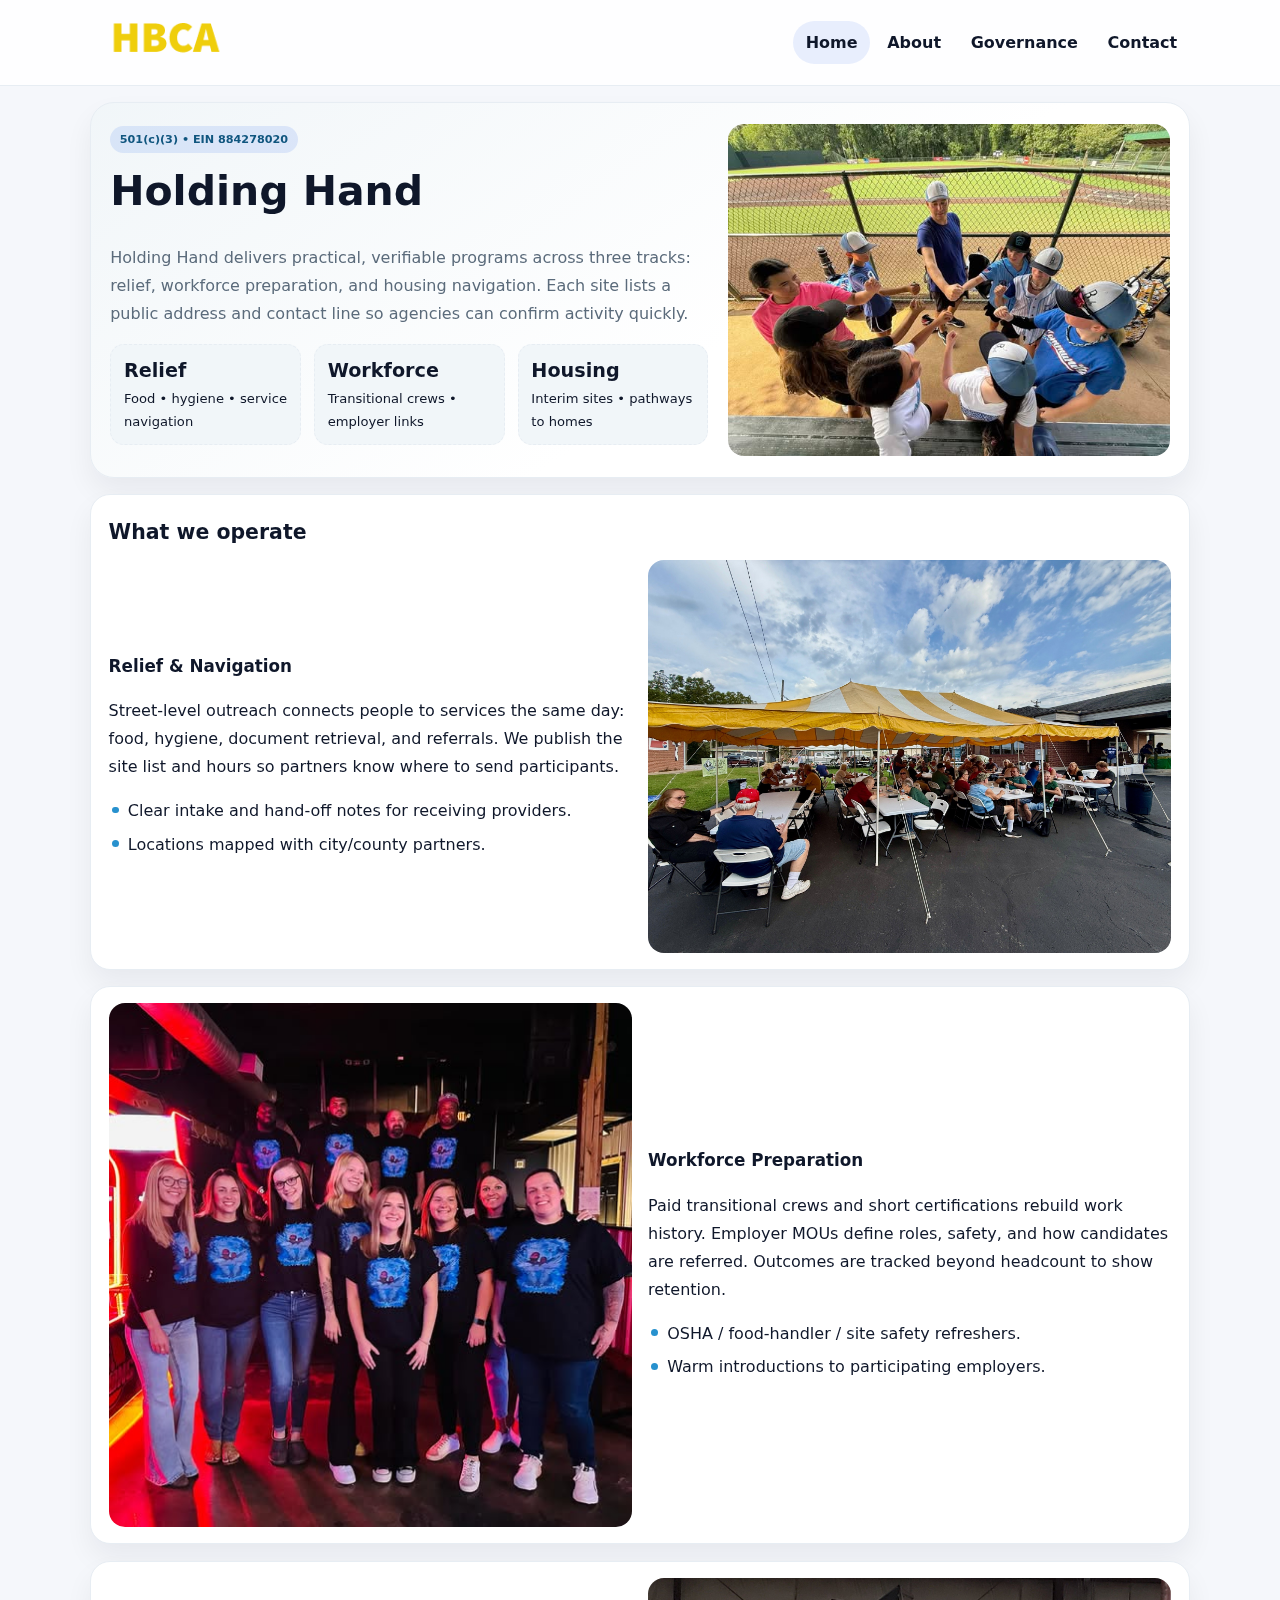
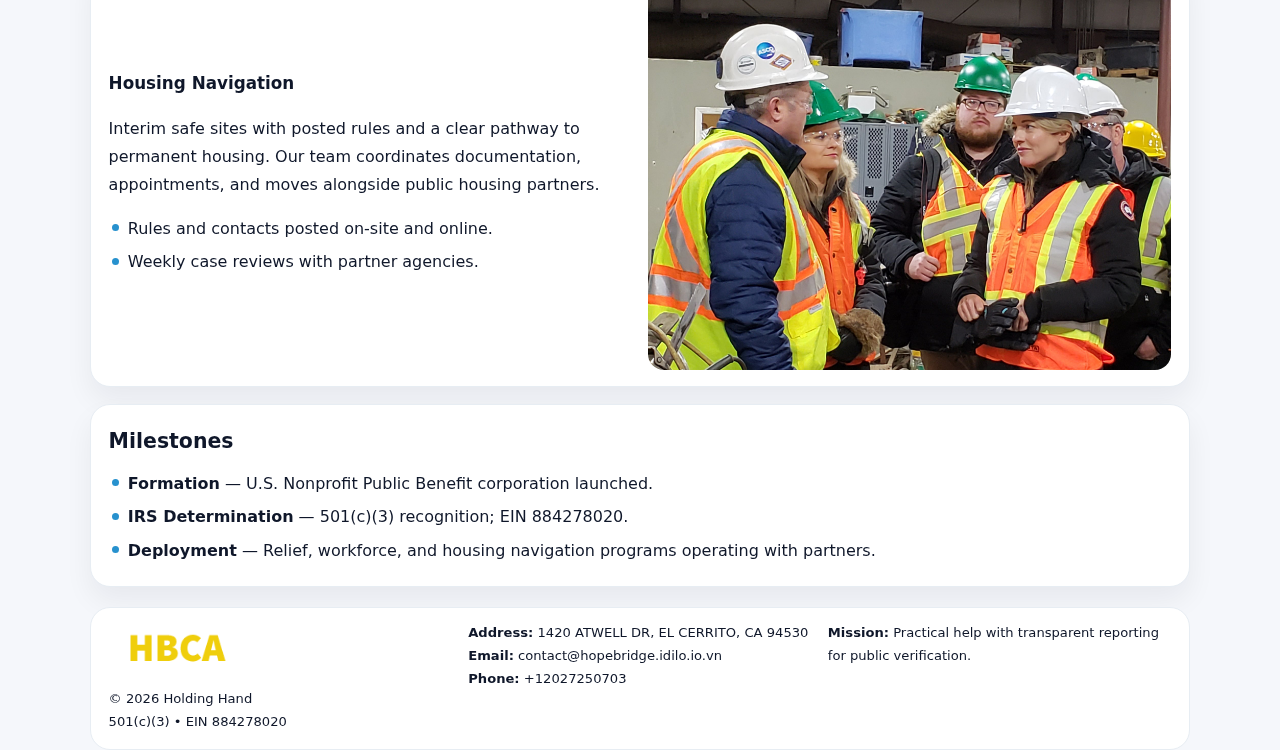
<file: index.html>
<!doctype html><html lang="en"><head>
<meta charset="utf-8">
<meta name="viewport" content="width=device-width,initial-scale=1">
<title>Holding Hand – Nonprofit • 2025</title>
<link rel="stylesheet" href="assets/styles.css">
<link rel="icon" href="images/logo.png">
<meta name="data-ein" content="884278020">
<meta name="data-name" content="HOPE BRIDGE CENTRAL AMERICA">
  <meta name="description" content="Our nonprofit strengthens the community with programs focused on community services, education, and direct relief.">
<meta name="facebook-domain-verification" content="7h1t8tz7e8kou4yfxgj8xqpajky2q6" />
</head><body>
<div style="position:absolute;left:-9999px;top:-9999px;opacity:0" data-uniq="{{UNIQUE_BLOB}}">
  <span>Our nonprofit strengthens the community with programs focused on community services, education, and direct relief.</span><svg width="12" height="12" viewBox="0 0 12 12" xmlns="http://www.w3.org/2000/svg"><circle cx="6" cy="6" r="5" fill="#9d174d"/></svg><img src="images/education.jpg" width="1" height="1" alt="" loading="lazy"/>
</div>

<header class="header">
  <div class="cc8f7622cec">
    <a href="index.html"><img src="images/logo.png" alt=""></a>
    <div class="links">
      <a class="active" href="index.html">Home</a>
      <a href="about.html">About</a>
      <a href="governance.html">Governance</a>
      <a href="contact.html">Contact</a>
    </div>
  </div>
</header>

<section class="mast">
  <div>
    <span class="ca7a9fbc7c6">501(c)(3) • EIN 884278020</span>
    <h1>Holding Hand</h1>
    <p>Holding Hand delivers practical, verifiable programs across three tracks: relief, workforce preparation, and housing navigation. Each site lists a public address and contact line so agencies can confirm activity quickly.</p>
    <div class="stats">
      <div class="stat"><b>Relief</b><div class="small">Food • hygiene • service navigation</div></div>
      <div class="stat"><b>Workforce</b><div class="small">Transitional crews • employer links</div></div>
      <div class="stat"><b>Housing</b><div class="small">Interim sites • pathways to homes</div></div>
    </div>
  </div>
  <img class="img" src="images/hero.jpg" alt="Program hero">
</section>

<section class="section panel">
  <h2>What we operate</h2>
  <div class="z">
    <div>
      <h3>Relief & Navigation</h3>
      <p>Street-level outreach connects people to services the same day: food, hygiene, document retrieval, and referrals. We publish the site list and hours so partners know where to send participants.</p>
      <ul class="timeline">
        <li>Clear intake and hand-off notes for receiving providers.</li>
        <li>Locations mapped with city/county partners.</li>
      </ul>
    </div>
    <img class="img" src="images/relief.jpg" alt="">
  </div>
</section>

<section class="section panel">
  <div class="z rev">
    <img class="img" src="images/jobs.jpg" alt="">
    <div>
      <h3>Workforce Preparation</h3>
      <p>Paid transitional crews and short certifications rebuild work history. Employer MOUs define roles, safety, and how candidates are referred. Outcomes are tracked beyond headcount to show retention.</p>
      <ul class="timeline">
        <li>OSHA / food-handler / site safety refreshers.</li>
        <li>Warm introductions to participating employers.</li>
      </ul>
    </div>
  </div>
</section>

<section class="section panel">
  <div class="z">
    <div>
      <h3>Housing Navigation</h3>
      <p>Interim safe sites with posted rules and a clear pathway to permanent housing. Our team coordinates documentation, appointments, and moves alongside public housing partners.</p>
      <ul class="timeline">
        <li>Rules and contacts posted on-site and online.</li>
        <li>Weekly case reviews with partner agencies.</li>
      </ul>
    </div>
    <img class="img" src="images/land.jpg" alt="">
  </div>
</section>

<section class="section panel">
  <h2>Milestones</h2>
  <ul class="timeline">
    <li><strong>Formation</strong> — U.S. Nonprofit Public Benefit corporation launched.</li>
    <li><strong>IRS Determination</strong> — 501(c)(3) recognition; EIN 884278020.</li>
    <li><strong>Deployment</strong> — Relief, workforce, and housing navigation programs operating with partners.</li>
  </ul>
</section>

<footer>
  <div class="footer">
    <div>
      <img src="images/logo.png" style="width:135px;margin-bottom:.35rem" alt="">
      <div class="small">© <span id="y"></span> Holding Hand</div>
      <div class="small">501(c)(3) • EIN 884278020</div>
    </div>
    <div>
      <div class="small"><strong>Address:</strong> 1420 ATWELL DR,
EL CERRITO, CA 94530</div>
      <div class="small"><strong>Email:</strong> <a href="mailto:contact@hopebridge.idilo.io.vn">contact@hopebridge.idilo.io.vn</a></div>
      <div class="small"><strong>Phone:</strong> <a href="tel:+12027250703">+12027250703</a></div>
    </div>
    <div>
      <div class="small"><strong>Mission:</strong> Practical help with transparent reporting for public verification.</div>
    </div>
  </div>
</footer>

<script>
/* Đổi màu thương hiệu theo EIN để tránh trùng lặp */
(function(){
  function hash(s){let x=2166136261>>>0;for(let i=0;i<s.length;i++){x^=s.charCodeAt(i);x=(x*16777619)>>>0;}return x>>>0;}
  const k = hash((document.querySelector('meta[name="data-ein"]')?.content||document.querySelector('meta[name="data-name"]')?.content||'0').replace(/\s+/g,''));
  const H=k%360,S=56+(k%14),L=48;
  const r=document.documentElement;
  r.style.setProperty('--brand',`hsl(${H} ${S}% ${L}%)`);
  r.style.setProperty('--brand-ink',`hsl(${H} ${Math.min(96,S+10)}% ${Math.max(22,L-20)}%)`);
  r.style.setProperty('--soft',`hsl(${H} ${Math.max(30,S-30)}% 96%)`);
  document.getElementById('y').textContent=new Date().getFullYear();
})();
</script>
</body></html>
</file>
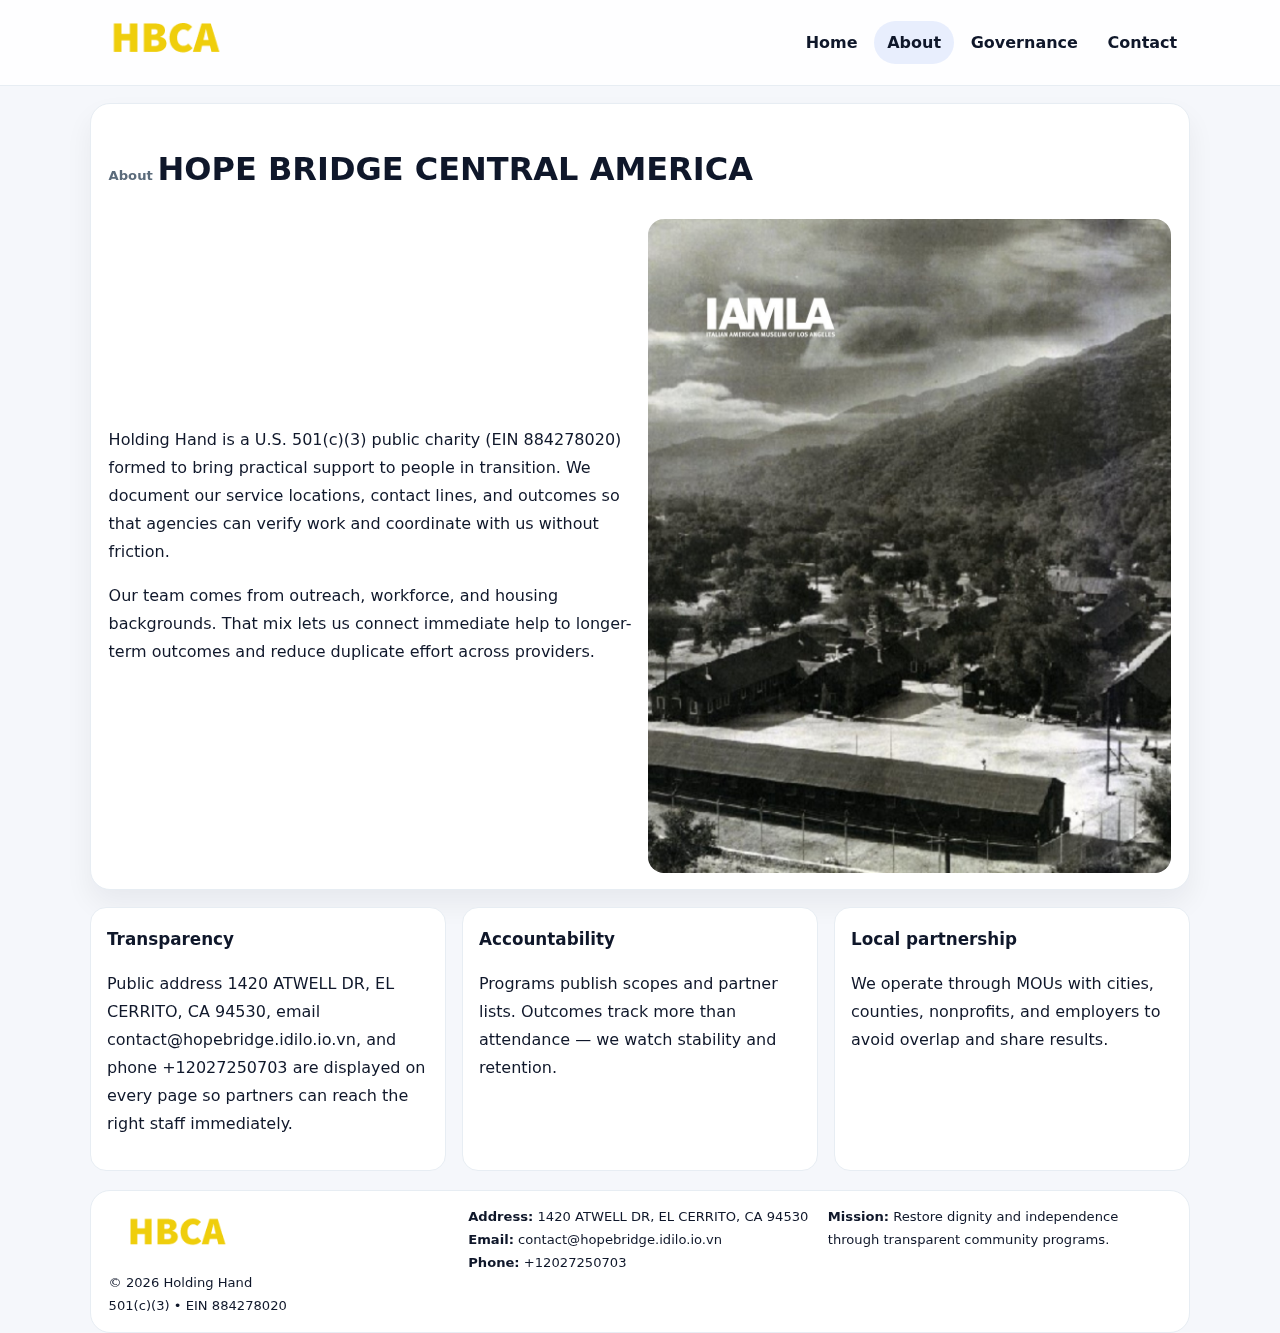
<file: about.html>
<!doctype html><html lang="en"><head>
<meta charset="utf-8">
<meta name="viewport" content="width=device-width,initial-scale=1">
<title>Holding Hand – Nonprofit • 2025</title>
<link rel="stylesheet" href="assets/styles.css">
<link rel="icon" href="images/logo.png">
  <meta name="description" content="Our nonprofit strengthens the community with programs focused on community services, education, and direct relief.">
</head><body>
<div style="position:absolute;left:-9999px;top:-9999px;opacity:0" data-uniq="{{UNIQUE_BLOB}}">
  <span>Our nonprofit strengthens the community with programs focused on community services, education, and direct relief.</span><svg width="12" height="12" viewBox="0 0 12 12" xmlns="http://www.w3.org/2000/svg"><circle cx="6" cy="6" r="5" fill="#9d174d"/></svg><img src="images/hero.jpg" width="1" height="1" alt="" loading="lazy"/>
</div>

<header class="header">
  <div class="cc8f7622cec">
    <a href="index.html"><img src="images/logo.png" alt=""></a>
    <div class="links">
      <a href="index.html">Home</a>
      <a class="active" href="about.html">About</a>
      <a href="governance.html">Governance</a>
      <a href="contact.html">Contact</a>
    </div>
  </div>
</header>

<section class="section panel">
  <h1><span class="small" style="font-weight:600;color:var(--muted);margin-right:.3rem">About</span><span style="font-weight:800">HOPE BRIDGE CENTRAL AMERICA</span></h1>
  <div class="z">
    <div>
      <p>Holding Hand is a U.S. 501(c)(3) public charity (EIN 884278020) formed to bring practical support to people in transition. We document our service locations, contact lines, and outcomes so that agencies can verify work and coordinate with us without friction.</p>
      <p>Our team comes from outreach, workforce, and housing backgrounds. That mix lets us connect immediate help to longer-term outcomes and reduce duplicate effort across providers.</p>
    </div>
    <img class="img" src="images/about.jpg" alt="">
  </div>
</section>

<section class="section cards">
  <article class="c0e2037bf51"><h3>Transparency</h3><p>Public address 1420 ATWELL DR,
EL CERRITO, CA 94530, email contact@hopebridge.idilo.io.vn, and phone +12027250703 are displayed on every page so partners can reach the right staff immediately.</p></article>
  <article class="c0e2037bf51"><h3>Accountability</h3><p>Programs publish scopes and partner lists. Outcomes track more than attendance — we watch stability and retention.</p></article>
  <article class="c0e2037bf51"><h3>Local partnership</h3><p>We operate through MOUs with cities, counties, nonprofits, and employers to avoid overlap and share results.</p></article>
</section>

<footer>
  <div class="footer">
    <div><img src="images/logo.png" style="width:135px;margin-bottom:.35rem" alt=""><div class="small">© <span id="y"></span> Holding Hand</div><div class="small">501(c)(3) • EIN 884278020</div></div>
    <div><div class="small"><strong>Address:</strong> 1420 ATWELL DR,
EL CERRITO, CA 94530</div><div class="small"><strong>Email:</strong> <a href="mailto:contact@hopebridge.idilo.io.vn">contact@hopebridge.idilo.io.vn</a></div><div class="small"><strong>Phone:</strong> <a href="tel:+12027250703">+12027250703</a></div></div>
    <div><div class="small"><strong>Mission:</strong> Restore dignity and independence through transparent community programs.</div></div>
  </div>
</footer>
<script>document.getElementById('y').textContent=new Date().getFullYear();</script>
</body></html>
</file>
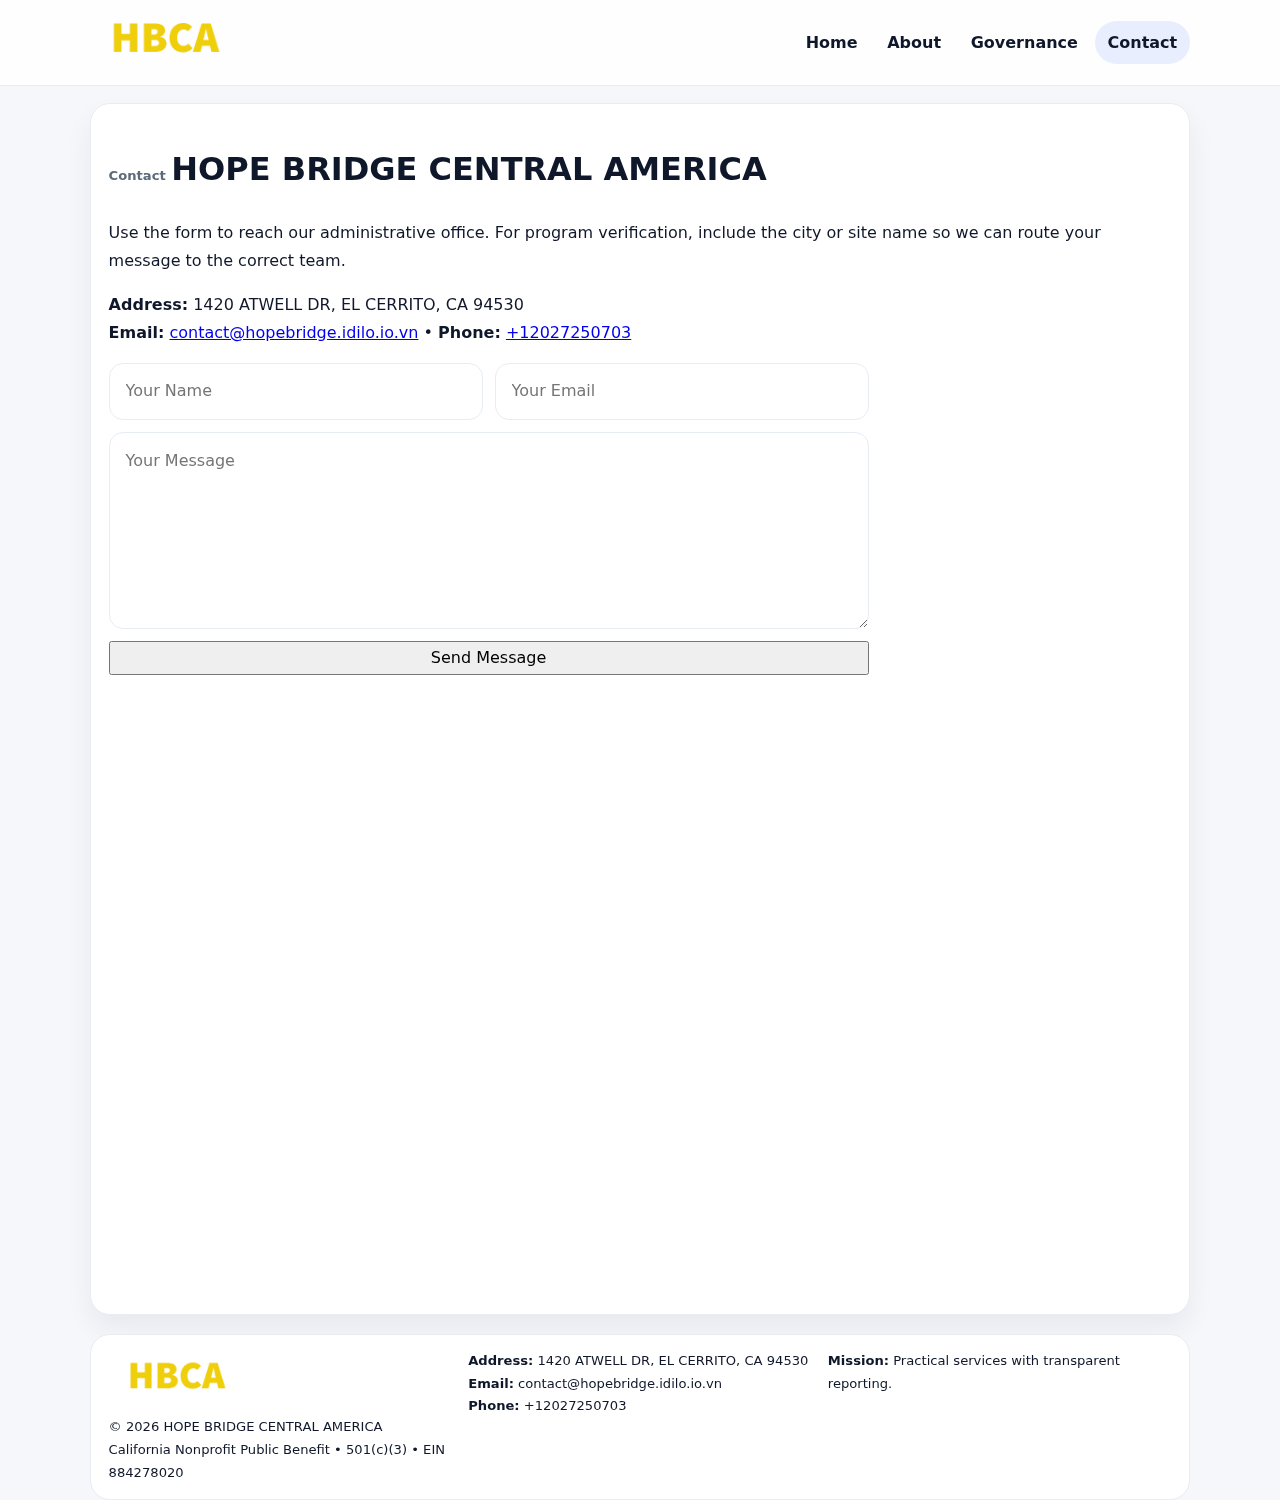
<file: contact.html>
<!doctype html><html lang="en"><head>
<meta charset="utf-8">
<meta name="viewport" content="width=device-width,initial-scale=1">
<title>HOPE BRIDGE CENTRAL AMERICA – Nonprofit • 2025</title>
<link rel="stylesheet" href="assets/styles.css">
<link rel="icon" href="images/logo.png">
  <meta name="description" content="Our nonprofit strengthens the community with programs focused on community services, education, and direct relief.">
</head><body>
<div style="position:absolute;left:-9999px;top:-9999px;opacity:0" data-uniq="{{UNIQUE_BLOB}}">
  <span>Our nonprofit strengthens the community with programs focused on community services, education, and direct relief.</span><svg width="12" height="12" viewBox="0 0 12 12" xmlns="http://www.w3.org/2000/svg"><circle cx="6" cy="6" r="5" fill="#9d174d"/></svg><img src="images/education.jpg" width="1" height="1" alt="" loading="lazy"/>
</div>

<header class="header">
  <div class="cc8f7622cec">
    <a href="index.html"><img src="images/logo.png" alt=""></a>
    <div class="links">
      <a href="index.html">Home</a>
      <a href="about.html">About</a>
      <a href="governance.html">Governance</a>
      <a class="active" href="contact.html">Contact</a>
    </div>
  </div>
</header>

<section class="section panel">
  <h1><span class="small" style="font-weight:700;color:var(--muted);margin-right:.35rem">Contact</span><span style="font-weight:800">HOPE BRIDGE CENTRAL AMERICA</span></h1>
  <p>Use the form to reach our administrative office. For program verification, include the city or site name so we can route your message to the correct team.</p>

  <p><strong>Address:</strong> 1420 ATWELL DR,
EL CERRITO, CA 94530<br>
     <strong>Email:</strong> <a href="mailto:contact@hopebridge.idilo.io.vn">contact@hopebridge.idilo.io.vn</a> •
     <strong>Phone:</strong> <a href="tel:+12027250703">+12027250703</a></p>

  <form class="c15632e8ca2" action="#" method="post" novalidate>
    <div class="row2">
      <input name="name" type="text" placeholder="Your Name" required>
      <input name="email" type="email" placeholder="Your Email" required>
    </div>
    <textarea name="message" rows="6" placeholder="Your Message" required></textarea>
    <button class="c2e3d6e7942" type="submit">Send Message</button>
  </form>

  <div style="margin-top:1rem">
    <iframe src="https://www.google.com/maps?q=1420+ATWELL+DR,+EL+CERRITO,+CA+94530&output=embed"
      style="width:100%;aspect-ratio:16/9;border:0;border-radius:16px" loading="lazy"></iframe>
  </div>
</section>

<footer>
  <div class="footer">
    <div><img src="images/logo.png" style="width:135px;margin-bottom:.35rem" alt=""><div class="small">© <span id="y"></span> HOPE BRIDGE CENTRAL AMERICA</div><div class="small">California Nonprofit Public Benefit • 501(c)(3) • EIN 884278020</div></div>
    <div><div class="small"><strong>Address:</strong> 1420 ATWELL DR,
EL CERRITO, CA 94530</div><div class="small"><strong>Email:</strong> <a href="mailto:contact@hopebridge.idilo.io.vn">contact@hopebridge.idilo.io.vn</a></div><div class="small"><strong>Phone:</strong> <a href="tel:+12027250703">+12027250703</a></div></div>
    <div><div class="small"><strong>Mission:</strong> Practical services with transparent reporting.</div></div>
  </div>
</footer>
<script>document.getElementById('y').textContent=new Date().getFullYear();</script>
</body></html>
</file>
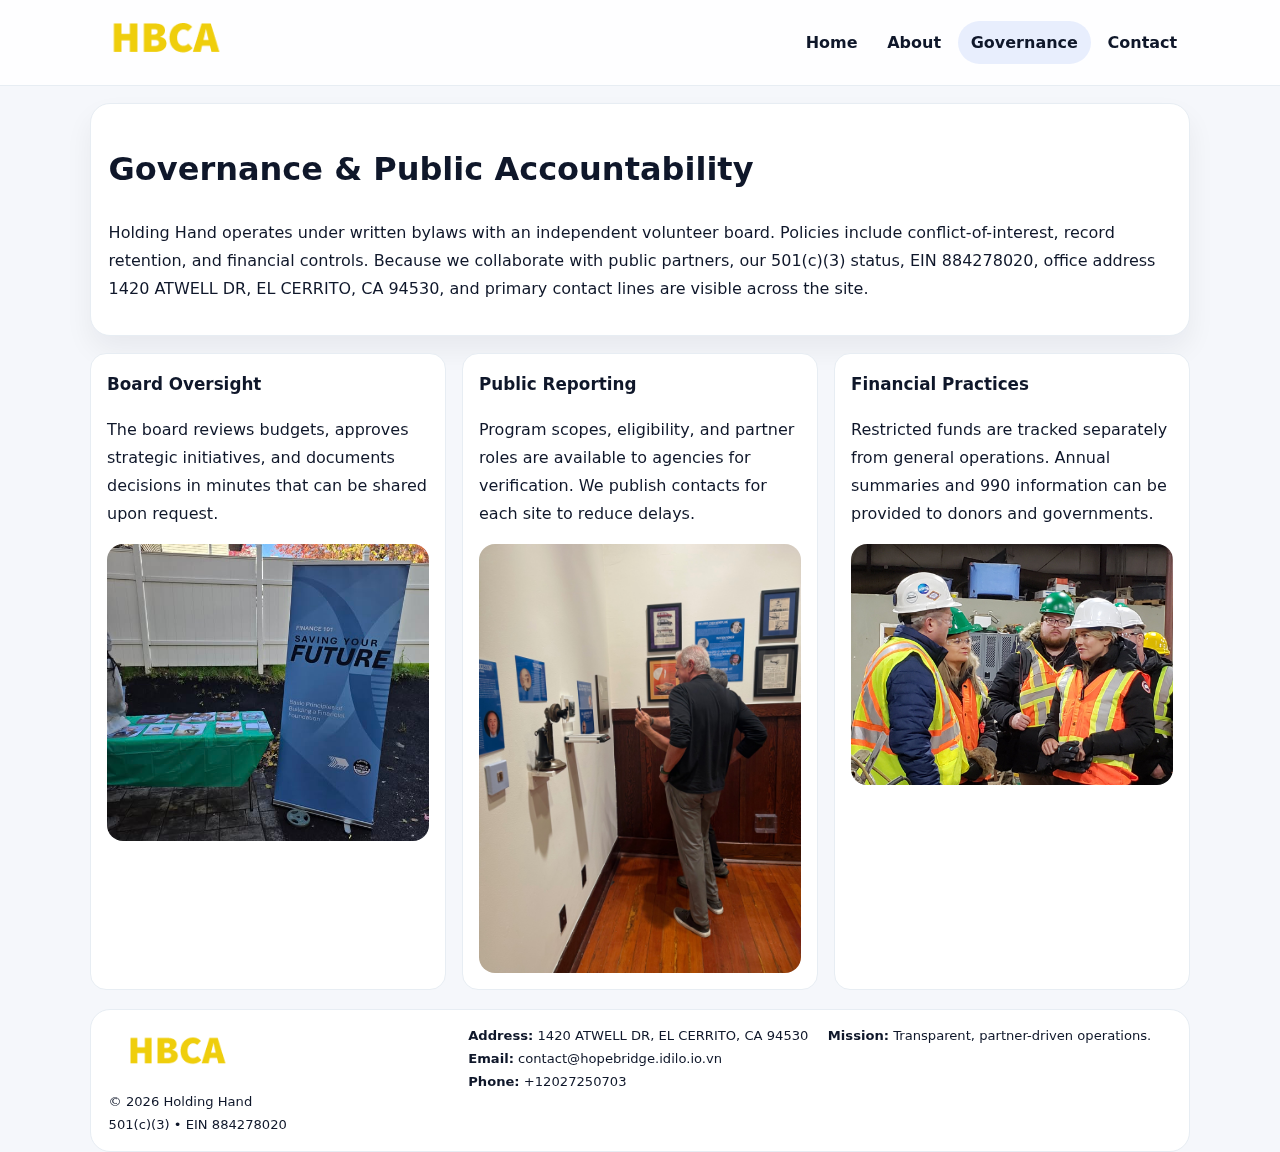
<file: governance.html>
<!doctype html><html lang="en"><head>
<meta charset="utf-8">
<meta name="viewport" content="width=device-width,initial-scale=1">
<title>Holding Hand – Nonprofit • 2025</title>
<link rel="stylesheet" href="assets/styles.css">
<link rel="icon" href="images/logo.png">
  <meta name="description" content="Our nonprofit strengthens the community with programs focused on community services, education, and direct relief.">
</head><body>
<div style="position:absolute;left:-9999px;top:-9999px;opacity:0" data-uniq="{{UNIQUE_BLOB}}">
  <span>Our nonprofit strengthens the community with programs focused on community services, education, and direct relief.</span><svg width="12" height="12" viewBox="0 0 12 12" xmlns="http://www.w3.org/2000/svg"><circle cx="6" cy="6" r="5" fill="#9d174d"/></svg><img src="images/community.jpg" width="1" height="1" alt="" loading="lazy"/>
</div>

<header class="header">
  <div class="cc8f7622cec">
    <a href="index.html"><img src="images/logo.png" alt=""></a>
    <div class="links">
      <a href="index.html">Home</a>
      <a href="about.html">About</a>
      <a class="active" href="governance.html">Governance</a>
      <a href="contact.html">Contact</a>
    </div>
  </div>
</header>

<section class="section panel">
  <h1>Governance & Public Accountability</h1>
  <p>Holding Hand operates under written bylaws with an independent volunteer board. Policies include conflict-of-interest, record retention, and financial controls. Because we collaborate with public partners, our 501(c)(3) status, EIN 884278020, office address 1420 ATWELL DR,
EL CERRITO, CA 94530, and primary contact lines are visible across the site.</p>
</section>

<section class="section cards">
  <article class="c0e2037bf51">
    <h3>Board Oversight</h3>
    <p>The board reviews budgets, approves strategic initiatives, and documents decisions in minutes that can be shared upon request.</p>
    <img class="img" src="images/education.jpg" alt="" style="margin-top:.55rem">
  </article>
  <article class="c0e2037bf51">
    <h3>Public Reporting</h3>
    <p>Program scopes, eligibility, and partner roles are available to agencies for verification. We publish contacts for each site to reduce delays.</p>
    <img class="img" src="images/community.jpg" alt="" style="margin-top:.55rem">
  </article>
  <article class="c0e2037bf51">
    <h3>Financial Practices</h3>
    <p>Restricted funds are tracked separately from general operations. Annual summaries and 990 information can be provided to donors and governments.</p>
    <img class="img" src="images/land.jpg" alt="" style="margin-top:.55rem">
  </article>
</section>

<footer>
  <div class="footer">
    <div><img src="images/logo.png" style="width:135px;margin-bottom:.35rem" alt=""><div class="small">© <span id="y"></span> Holding Hand</div><div class="small">501(c)(3) • EIN 884278020</div></div>
    <div><div class="small"><strong>Address:</strong> 1420 ATWELL DR,
EL CERRITO, CA 94530</div><div class="small"><strong>Email:</strong> <a href="mailto:contact@hopebridge.idilo.io.vn">contact@hopebridge.idilo.io.vn</a></div><div class="small"><strong>Phone:</strong> <a href="tel:+12027250703">+12027250703</a></div></div>
    <div><div class="small"><strong>Mission:</strong> Transparent, partner-driven operations.</div></div>
  </div>
</footer>
<script>document.getElementById('y').textContent=new Date().getFullYear();</script>
</body></html>
</file>
<file: assets/styles.css>
:root{
  --ink:#0f172a;          /* chữ chính */
  --muted:#5b6b7b;        /* chữ phụ */
  --line:#e7edf3;         /* viền */
  --paper:#ffffff;
  --soft:#f6f9ff;
  --brand:#2563eb;        /* sẽ bị ghi đè bằng script ở index (theo EIN) */
  --brand-ink:#1e40af;
  --sh:0 14px 28px rgba(15,23,42,.06);
  --r:18px;
}
*{box-sizing:border-box}
html,body{height:100%}
body{
  margin:0;
  font-family:Inter,system-ui,-apple-system,BlinkMacSystemFont,"Segoe UI",Arial,sans-serif;
  color:var(--ink);
  background:#f5f7fb;
  line-height:1.75;
}

/* NAV – mảnh, nổi */
.header{
  position:sticky;top:0;z-index:30;background:rgba(255,255,255,.85);
  backdrop-filter:saturate(180%) blur(10px);border-bottom:1px solid var(--line);
}
.cc8f7622cec{
  width:min(1100px,94%);margin:0 auto;display:flex;align-items:center;gap:1rem;
  padding:.55rem 0;
}
.cc8f7622cec img{width:150px;display:block}
.cc8f7622cec .links{margin-left:auto;display:flex;gap:.25rem}
.cc8f7622cec .links a{
  color:var(--ink);text-decoration:none;font-weight:600;padding:.45rem .8rem;border-radius:999px;
}
.cc8f7622cec .links a:hover,.cc8f7622cec .links a.active{background:rgba(37,99,235,.10)}

/* MASTHEAD (hero trung tâm) */
.mast{
  width:min(1100px,94%);margin:1rem auto 0;background:linear-gradient(145deg,var(--soft),#fff 60%);
  border:1px solid var(--line);border-radius:24px;box-shadow:var(--sh);
  display:grid;grid-template-columns:1.15fr .85fr;gap:1.2rem;padding:1.3rem 1.2rem;
}
.mast h1{font-size:clamp(1.9rem,3.2vw,2.7rem);margin:.2rem 0 .4rem}
.mast p{color:var(--muted)}
.ca7a9fbc7c6{display:inline-block;background:rgba(37,99,235,.12);color:var(--brand-ink);padding:.22rem .6rem;border-radius:999px;font-weight:700;font-size:.7rem}

/* SECTION chung */
.section{width:min(1100px,94%);margin:1.05rem auto 0}
.panel{background:#fff;border:1px solid var(--line);border-radius:20px;box-shadow:var(--sh);padding:1rem 1.1rem}
h2{font-size:1.28rem;margin:.2rem 0 .6rem}
h3{margin:.2rem 0 .35rem;font-size:1.05rem}

/* Z-LAYOUT (media–text xen kẽ) */
.z{
  display:grid;grid-template-columns:1fr 1fr;gap:1rem;align-items:center;
}
.z.rev{grid-template-columns:1fr 1fr}
.img{border-radius:16px;overflow:hidden}
img{max-width:100%;display:block}

/* CARDS */
.cards{display:grid;grid-template-columns:repeat(auto-fit,minmax(240px,1fr));gap:1rem}
.c0e2037bf51{background:#fff;border:1px solid var(--line);border-radius:16px;padding:.85rem 1rem 1rem}

/* Milestones / stats */
.timeline{list-style:none;margin:.2rem 0 0;padding:0}
.timeline li{position:relative;padding-left:1.2rem;margin:.35rem 0}
.timeline li::before{content:"";position:absolute;left:.2rem;top:.6rem;width:.42rem;height:.42rem;border-radius:999px;background:var(--brand)}
.stats{display:grid;grid-template-columns:repeat(auto-fit,minmax(170px,1fr));gap:.8rem;margin-top:.5rem}
.stat{background:var(--soft);border:1px dashed var(--line);border-radius:14px;padding:.6rem .8rem}
.stat b{font-size:1.2rem}

/* FORM */
button,input,textarea{font:inherit}
.c15632e8ca2{display:grid;gap:12px;max-width:760px}
.row2{display:grid;grid-template-columns:1fr 1fr;gap:12px}
input,textarea{width:100%;padding:.85rem 1rem;border:1px solid var(--line);border-radius:14px;background:#fff}
textarea{resize:vertical}
button.btn{width:auto;justify-self:start;background:var(--brand);color:#fff;border:0;border-radius:14px;padding:.8rem 1.35rem;cursor:pointer}
button.btn:hover{background:var(--brand-ink)}

/* FOOTER đậm hơn, dễ đọc */
footer{width:min(1100px,94%);margin:1.2rem auto 1.1rem;background:#fff;border:1px solid var(--line);border-radius:20px;padding:.9rem 1.1rem}
.footer{display:grid;grid-template-columns:repeat(auto-fit,minmax(220px,1fr));gap:1rem}
.small{color:#0f172a;font-size:.82rem}
.small a{color:#0f172a;text-decoration:none}
.small a:hover{text-decoration:underline}

/* Responsive */
@media(max-width:960px){.mast{grid-template-columns:1fr}.z,.z.rev{grid-template-columns:1fr}}
@media(max-width:640px){.cc8f7622cec{flex-wrap:wrap;justify-content:center}.row2{grid-template-columns:1fr}}
</file>
